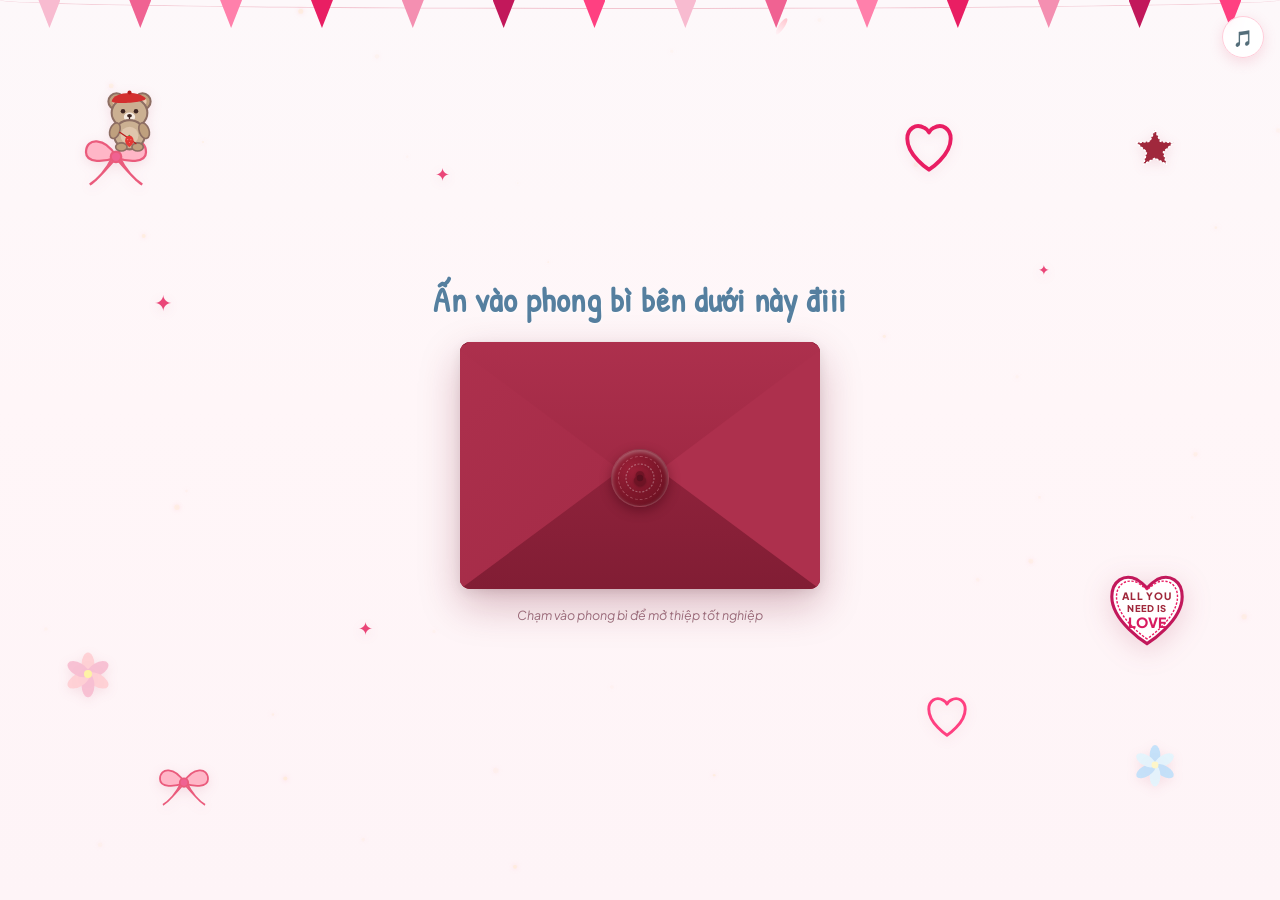
<file: index.html>
<!DOCTYPE html>
<html lang="vi">

<head>
  <meta charset="UTF-8">
  <meta name="viewport" content="width=device-width, initial-scale=1.0, maximum-scale=5.0, viewport-fit=cover">
  <title>Thiệp Mời Lễ Tốt Nghiệp - Nguyễn Gia Vy 🎓</title>

  <!-- Primary Meta Tags for Social Sharing -->
  <meta name="title" content="Thiệp Mời Lễ Tốt Nghiệp - Nguyễn Gia Vy 🎓">
  <meta name="description"
    content="Thương mời bạn đến chung vui ngày lễ tốt nghiệp cùng Nguyễn Gia Vy tại Trường ĐH Công Nghiệp TP.HCM!">
  <meta name="theme-color" content="#fff5f7">
  <meta name="apple-mobile-web-app-capable" content="yes">
  <meta name="apple-mobile-web-app-status-bar-style" content="black-translucent">

  <!-- Google Fonts: Patrick Hand, Mali, Itim, Plus Jakarta Sans, Alex Brush -->
  <link rel="preconnect" href="https://fonts.googleapis.com">
  <link rel="preconnect" href="https://fonts.gstatic.com" crossorigin>
  <link
    href="https://fonts.googleapis.com/css2?family=Patrick+Hand&family=Mali:wght@600;700&family=Itim&family=Alex+Brush&family=Cormorant+Garamond:ital,wght@0,600;0,700;1,400&family=Plus+Jakarta+Sans:wght@400;500;600;700&display=swap"
    rel="stylesheet">

  <!-- Stylesheet -->
  <link rel="stylesheet" href="style.css">
</head>

<body>

  <!-- Fullscreen Canvas for Floating Sparkles & Soft Petals -->
  <canvas id="petalCanvas"></canvas>

  <!-- Top Party Bunting Garland (Dây cờ tam giác hồng) -->
  <div class="bunting-garland" aria-hidden="true">
    <div class="bunting-flag flag-1"></div>
    <div class="bunting-flag flag-2"></div>
    <div class="bunting-flag flag-3"></div>
    <div class="bunting-flag flag-4"></div>
    <div class="bunting-flag flag-5"></div>
    <div class="bunting-flag flag-6"></div>
    <div class="bunting-flag flag-7"></div>
    <div class="bunting-flag flag-8"></div>
    <div class="bunting-flag flag-9"></div>
    <div class="bunting-flag flag-10"></div>
    <div class="bunting-flag flag-11"></div>
    <div class="bunting-flag flag-12"></div>
    <div class="bunting-flag flag-13"></div>
    <div class="bunting-flag flag-14"></div>
  </div>

  <!-- Aesthetic Stickers Background Layer -->
  <div class="aesthetic-stickers-layer" aria-hidden="true">

    <!-- Top-Left: Cute Teddy Bear with Red Beret & Strawberry Bag sitting on a Ribbon -->
    <div class="sticker sticker-bear-group">
      <!-- Pink Ribbon Under Bear -->
      <svg class="sticker-ribbon-bow" viewBox="0 0 100 80" fill="none">
        <path d="M 50 40 C 35 15 10 15 10 35 C 10 50 35 48 50 42 C 65 48 90 50 90 35 C 90 15 65 15 50 40 Z"
          fill="#ffb6c7" stroke="#ea5b7c" stroke-width="3" stroke-linejoin="round" />
        <path d="M 45 42 C 38 58 25 72 15 78 C 22 75 35 60 48 45" fill="#ffb6c7" stroke="#ea5b7c" stroke-width="3" />
        <path d="M 55 42 C 62 58 75 72 85 78 C 78 75 65 60 52 45" fill="#ffb6c7" stroke="#ea5b7c" stroke-width="3" />
        <circle cx="50" cy="41" r="7" fill="#f06292" stroke="#ea5b7c" stroke-width="3" />
      </svg>
      <!-- Teddy Bear -->
      <svg class="sticker-teddy" viewBox="0 0 80 90" fill="none">
        <!-- Ears -->
        <circle cx="24" cy="24" r="10" fill="#bfa07e" stroke="#8d6e63" stroke-width="2.5" />
        <circle cx="24" cy="24" r="5" fill="#e8c9b0" />
        <circle cx="56" cy="24" r="10" fill="#bfa07e" stroke="#8d6e63" stroke-width="2.5" />
        <circle cx="56" cy="24" r="5" fill="#e8c9b0" />
        <!-- Head -->
        <ellipse cx="40" cy="38" rx="22" ry="19" fill="#cbb092" stroke="#8d6e63" stroke-width="2.5" />
        <!-- Red Beret Hat -->
        <path d="M 18 24 C 20 12 50 10 60 20 C 62 25 22 28 18 24 Z" fill="#d32f2f" />
        <circle cx="40" cy="13" r="2.5" fill="#b71c1c" />
        <!-- Eyes & Snout -->
        <circle cx="32" cy="36" r="2.8" fill="#3e2723" />
        <circle cx="48" cy="36" r="2.8" fill="#3e2723" />
        <ellipse cx="40" cy="43" rx="7" ry="5.5" fill="#f5ebe1" />
        <ellipse cx="40" cy="41.5" rx="3" ry="2" fill="#3e2723" />
        <path d="M 40 43.5 V 46" stroke="#3e2723" stroke-width="1.5" stroke-linecap="round" />
        <!-- Body -->
        <ellipse cx="40" cy="65" rx="19" ry="18" fill="#cbb092" stroke="#8d6e63" stroke-width="2.5" />
        <ellipse cx="40" cy="66" rx="11" ry="11" fill="#dfc6ad" />
        <!-- Paws -->
        <ellipse cx="22" cy="60" rx="6" ry="10" fill="#bfa07e" stroke="#8d6e63" stroke-width="2"
          transform="rotate(20 22 60)" />
        <ellipse cx="58" cy="60" rx="6" ry="10" fill="#bfa07e" stroke="#8d6e63" stroke-width="2"
          transform="rotate(-20 58 60)" />
        <ellipse cx="30" cy="80" rx="7" ry="5" fill="#bfa07e" stroke="#8d6e63" stroke-width="2" />
        <ellipse cx="50" cy="80" rx="7" ry="5" fill="#bfa07e" stroke="#8d6e63" stroke-width="2" />
        <!-- Strawberry Bag -->
        <path d="M 28 62 Q 40 70 48 76" stroke="#b71c1c" stroke-width="1.5" stroke-linecap="round" />
        <g transform="translate(32, 64) scale(0.65)">
          <path d="M 12 3 C 8 3 4 7 4 13 C 4 20 12 25 12 25 C 12 25 20 20 20 13 C 20 7 16 3 12 3 Z" fill="#e53935" />
          <path d="M 12 1 L 10 4 L 14 4 Z" fill="#43a047" />
          <circle cx="9" cy="11" r="0.9" fill="#fff" opacity="0.8" />
          <circle cx="15" cy="11" r="0.9" fill="#fff" opacity="0.8" />
          <circle cx="12" cy="16" r="0.9" fill="#fff" opacity="0.8" />
        </g>
      </svg>
    </div>

    <!-- Top-Right: Hand-drawn Pink Heart & Stitched Red Star -->
    <div class="sticker sticker-heart-top">
      <svg viewBox="0 0 80 80" width="62" height="62" fill="none">
        <path
          d="M 40 68 C 40 68 12 50 12 28 C 12 15 23 8 34 14 C 38 16 40 20 40 20 C 40 20 42 16 46 14 C 57 8 68 15 68 28 C 68 50 40 68 40 68 Z"
          stroke="#e91e63" stroke-width="5" stroke-linecap="round" stroke-linejoin="round" />
      </svg>
    </div>

    <div class="sticker sticker-star-red">
      <svg viewBox="0 0 60 60" width="46" height="46" fill="none">
        <path d="M 30 5 L 37 20 L 54 22 L 41 34 L 45 50 L 30 42 L 15 50 L 19 34 L 6 22 L 23 20 Z" fill="#a0283c"
          stroke="#ffffff" stroke-width="2" stroke-dasharray="3,2" stroke-linejoin="round" />
      </svg>
    </div>

    <!-- Middle Sparkle Stars -->
    <div class="sticker sparkle-star sp-1">✦</div>
    <div class="sticker sparkle-star sp-2">✦</div>
    <div class="sticker sparkle-star sp-3">✦</div>
    <div class="sticker sparkle-star sp-4">✦</div>

    <!-- Bottom-Right: "ALL YOU NEED IS LOVE" Vintage Badge & Heart -->
    <div class="sticker sticker-love-badge">
      <svg viewBox="0 0 110 110" width="86" height="86" fill="none">
        <!-- Heart Base with stitched border -->
        <path
          d="M 55 98 C 55 98 10 70 10 38 C 10 18 26 8 42 16 C 49 20 55 27 55 27 C 55 27 61 20 68 16 C 84 8 100 18 100 38 C 100 70 55 98 55 98 Z"
          fill="#ffffff" stroke="#c2185b" stroke-width="4" />
        <path
          d="M 55 92 C 55 92 16 66 16 38 C 16 22 29 14 43 20 C 49 24 55 29 55 29 C 55 29 61 24 67 20 C 81 14 94 22 94 38 C 94 66 55 92 55 92 Z"
          stroke="#e91e63" stroke-width="1.8" stroke-dasharray="3,2" />
        <!-- Groovy Text -->
        <text x="55" y="42" font-family="'Plus Jakarta Sans', sans-serif" font-weight="800" font-size="13"
          fill="#a0283c" text-anchor="middle" letter-spacing="1">ALL YOU</text>
        <text x="55" y="58" font-family="'Plus Jakarta Sans', sans-serif" font-weight="800" font-size="12"
          fill="#a0283c" text-anchor="middle" letter-spacing="0.5">NEED IS</text>
        <text x="55" y="78" font-family="'Plus Jakarta Sans', sans-serif" font-weight="900" font-size="18"
          fill="#d81b60" text-anchor="middle">LOVE</text>
      </svg>
    </div>

    <div class="sticker sticker-heart-bottom">
      <svg viewBox="0 0 80 80" width="52" height="52" fill="none">
        <path
          d="M 40 68 C 40 68 12 50 12 28 C 12 15 23 8 34 14 C 38 16 40 20 40 20 C 40 20 42 16 46 14 C 57 8 68 15 68 28 C 68 50 40 68 40 68 Z"
          stroke="#ff4081" stroke-width="4.5" stroke-linecap="round" stroke-linejoin="round" />
      </svg>
    </div>

    <!-- Soft Pastel Flowers (Lilies) -->
    <div class="sticker sticker-flower-pink">
      <svg viewBox="0 0 60 60" width="48" height="48" fill="none">
        <g opacity="0.88">
          <ellipse cx="30" cy="18" rx="8" ry="15" fill="#ffcdd2" transform="rotate(0 30 18)" />
          <ellipse cx="42" cy="24" rx="8" ry="15" fill="#f8bbd0" transform="rotate(60 42 24)" />
          <ellipse cx="42" cy="38" rx="8" ry="15" fill="#ffcdd2" transform="rotate(120 42 38)" />
          <ellipse cx="30" cy="44" rx="8" ry="15" fill="#f8bbd0" transform="rotate(180 30 44)" />
          <ellipse cx="18" cy="38" rx="8" ry="15" fill="#ffcdd2" transform="rotate(240 18 38)" />
          <ellipse cx="18" cy="24" rx="8" ry="15" fill="#f8bbd0" transform="rotate(300 18 24)" />
          <circle cx="30" cy="30" r="5" fill="#fff59d" />
        </g>
      </svg>
    </div>

    <div class="sticker sticker-flower-blue">
      <svg viewBox="0 0 60 60" width="46" height="46" fill="none">
        <g opacity="0.85">
          <ellipse cx="30" cy="18" rx="7" ry="14" fill="#bbdefb" transform="rotate(0 30 18)" />
          <ellipse cx="42" cy="24" rx="7" ry="14" fill="#e1f5fe" transform="rotate(60 42 24)" />
          <ellipse cx="42" cy="38" rx="7" ry="14" fill="#bbdefb" transform="rotate(120 42 38)" />
          <ellipse cx="30" cy="44" rx="7" ry="14" fill="#e1f5fe" transform="rotate(180 30 44)" />
          <ellipse cx="18" cy="38" rx="7" ry="14" fill="#bbdefb" transform="rotate(240 18 38)" />
          <ellipse cx="18" cy="24" rx="7" ry="14" fill="#e1f5fe" transform="rotate(300 18 24)" />
          <circle cx="30" cy="30" r="4.5" fill="#fff9c4" />
        </g>
      </svg>
    </div>

    <!-- Bottom-Left Pink Ribbon Bow -->
    <div class="sticker sticker-bow-bottom">
      <svg viewBox="0 0 100 80" width="60" height="48" fill="none">
        <path d="M 50 40 C 35 15 10 15 10 35 C 10 50 35 48 50 42 C 65 48 90 50 90 35 C 90 15 65 15 50 40 Z"
          fill="#ffb6c7" stroke="#ea5b7c" stroke-width="3" stroke-linejoin="round" />
        <path d="M 45 42 C 38 58 25 72 15 78 C 22 75 35 60 48 45" fill="#ffb6c7" stroke="#ea5b7c" stroke-width="3" />
        <path d="M 55 42 C 62 58 75 72 85 78 C 78 75 65 60 52 45" fill="#ffb6c7" stroke="#ea5b7c" stroke-width="3" />
        <circle cx="50" cy="41" r="7" fill="#f06292" stroke="#ea5b7c" stroke-width="3" />
      </svg>
    </div>
  </div>

  <!-- Central Screen: Realistic Burgundy Envelope with Wax Seal -->
  <main class="intro-screen">

    <!-- Playful Handwritten Prompt -->
    <p class="envelope-handwritten-prompt" id="envelopePrompt">Ấn vào phong bì bên dưới này điii</p>

    <!-- The 3D Tactile Envelope Container -->
    <div class="envelope-interactive" id="envelopeInteractive" role="button" tabindex="0"
      aria-label="Mở phong bì thiệp">

      <!-- Personalized Nametag Ribbon on Envelope -->
      <div class="envelope-nametag" id="envelopeNametag" style="display: none;"></div>

      <!-- Envelope Body -->
      <div class="envelope-container" id="envelopeContainer">

        <!-- Back of Envelope -->
        <div class="envelope-back"></div>

        <!-- The Card inside that peeks out -->
        <div class="envelope-letter" id="envelopeLetter">
          <img src="5.png" alt="Thiệp Mời" class="letter-preview-img">
        </div>

        <!-- Left & Right Folded Flaps -->
        <div class="envelope-pocket"></div>

        <!-- Top Triangular Flap that folds open -->
        <div class="envelope-flap-top" id="envelopeFlapTop"></div>

        <!-- Wax Seal (Con dấu sáp đỏ niêm phong) -->
        <div class="wax-seal" id="waxSeal">
          <div class="seal-texture">
            <!-- Embossed Floral Emblem on the wax -->
            <svg viewBox="0 0 32 32" class="seal-flower-icon" fill="none">
              <circle cx="16" cy="16" r="14" stroke="rgba(255,255,255,0.3)" stroke-width="1.2"
                stroke-dasharray="2,1.5" />
              <!-- Rose/Poppy flower embossed in wax -->
              <path
                d="M 16 9 C 13 9 11 12 12 15 C 10 16 9 19 11 21 C 12 23 15 24 16 24 C 17 24 20 23 21 21 C 23 19 22 16 20 15 C 21 12 19 9 16 9 Z"
                fill="#6e1425" opacity="0.9" />
              <circle cx="16" cy="16" r="3.2" fill="#580f1e" />
            </svg>
          </div>
          <div class="seal-shadow"></div>
        </div>

      </div>

    </div>

    <!-- Small gentle hint -->
    <p class="touch-hint">Chạm vào phong bì để mở thiệp tốt nghiệp</p>
  </main>

  <!-- Fullscreen Modal / Multi-Page Invitation (Mobile Optimized) -->
  <section class="modal-invitation" id="invitationModal" aria-hidden="true">
    <div class="modal-backdrop" id="modalBackdrop"></div>
    <div class="modal-container">

      <!-- Navigation Tabs (Thiệp Mời & Sơ Đồ) -->
      <div class="modal-nav">
        <button class="nav-tab active" data-tab="tab-invite">💌 Thiệp Mời</button>
        <button class="nav-tab" data-tab="tab-map">🗺️ Sơ Đồ & Chỉ Đường</button>
        <button class="btn-close-modal" id="closeModalBtn" aria-label="Đóng">&times;</button>
      </div>

      <!-- Scrollable Content Area -->
      <div class="modal-scroll-area">

        <!-- Tab 1: Invitation Card (1.png / 2.png / 3.png) -->
        <div class="tab-pane active" id="tab-invite">
          <!-- Personalized Greeting Badge -->
          <div class="modal-guest-badge" id="modalGuestBadge" style="display: none;"></div>

          <!-- Time Slot Selector -->
          <div class="time-selector">
            <span class="selector-label">Chọn khung giờ dự lễ:</span>
            <div class="time-pills">
              <button class="time-pill active" data-img="1.png">09:30</button>
              <button class="time-pill" data-img="2.png">10:00</button>
              <button class="time-pill" data-img="3.png">10:30</button>
            </div>
          </div>

          <!-- Invitation Card Image with tap hint -->
          <div class="invitation-image-wrap">
            <img src="1.png" alt="Thiệp Mời Lễ Tốt Nghiệp Gia Vy" class="card-photo" id="invitePhoto">
          </div>
        </div>

        <!-- Tab 2: Map & Directions (4.png) -->
        <div class="tab-pane" id="tab-map">
          <div class="map-image-wrap">
            <img src="4.png" alt="Sơ đồ tòa nhà Đại học Công nghiệp TPHCM" class="card-photo">
          </div>

          <!-- Quick Action Buttons for Guests -->
          <div class="quick-contact-actions">
            <a href="tel:0941653262" class="action-link link-call">
              <span class="link-icon">📞</span>
              <span>Gọi cho Vy (0941 653 262)</span>
            </a>
            <a href="https://maps.google.com/?q=12+Nguyen+Van+Bao+Phuong+4+Go+Vap+Ho+Chi+Minh" target="_blank"
              rel="noopener noreferrer" class="action-link link-maps">
              <span class="link-icon">📍</span>
              <span>Mở Google Maps chỉ đường</span>
            </a>
          </div>
        </div>

      </div>

    </div>
  </section>

  <!-- Toast Notification Popup -->
  <div class="toast-popup" id="toastPopup">Đã sao chép link thiệp thành công! ✨</div>

  <!-- Floating Audio Button -->
  <div class="audio-toggle-btn" id="audioToggle" title="Bật/Tắt nhạc nền nhẹ">
    <span class="audio-symbol">🎵</span>
  </div>

  <!-- JavaScript -->
  <script src="script.js"></script>
</body>

</html>
</file>
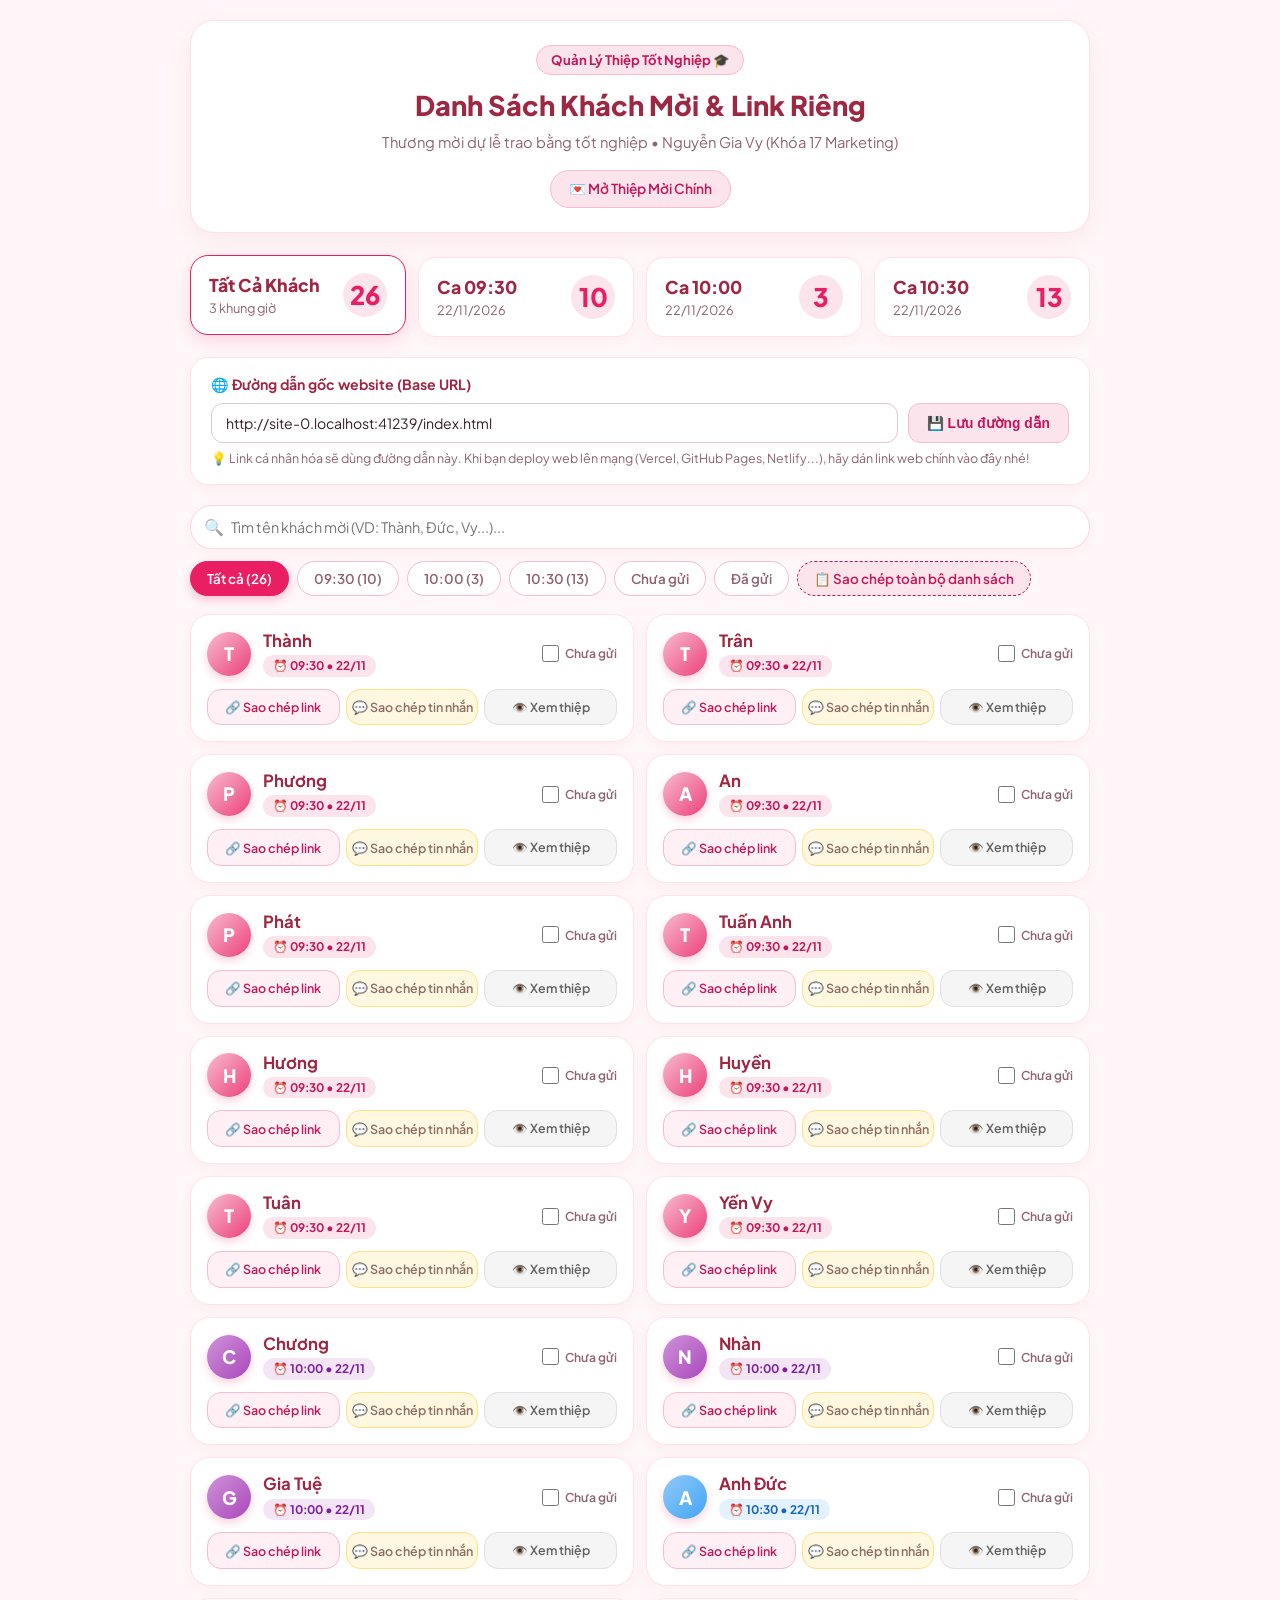
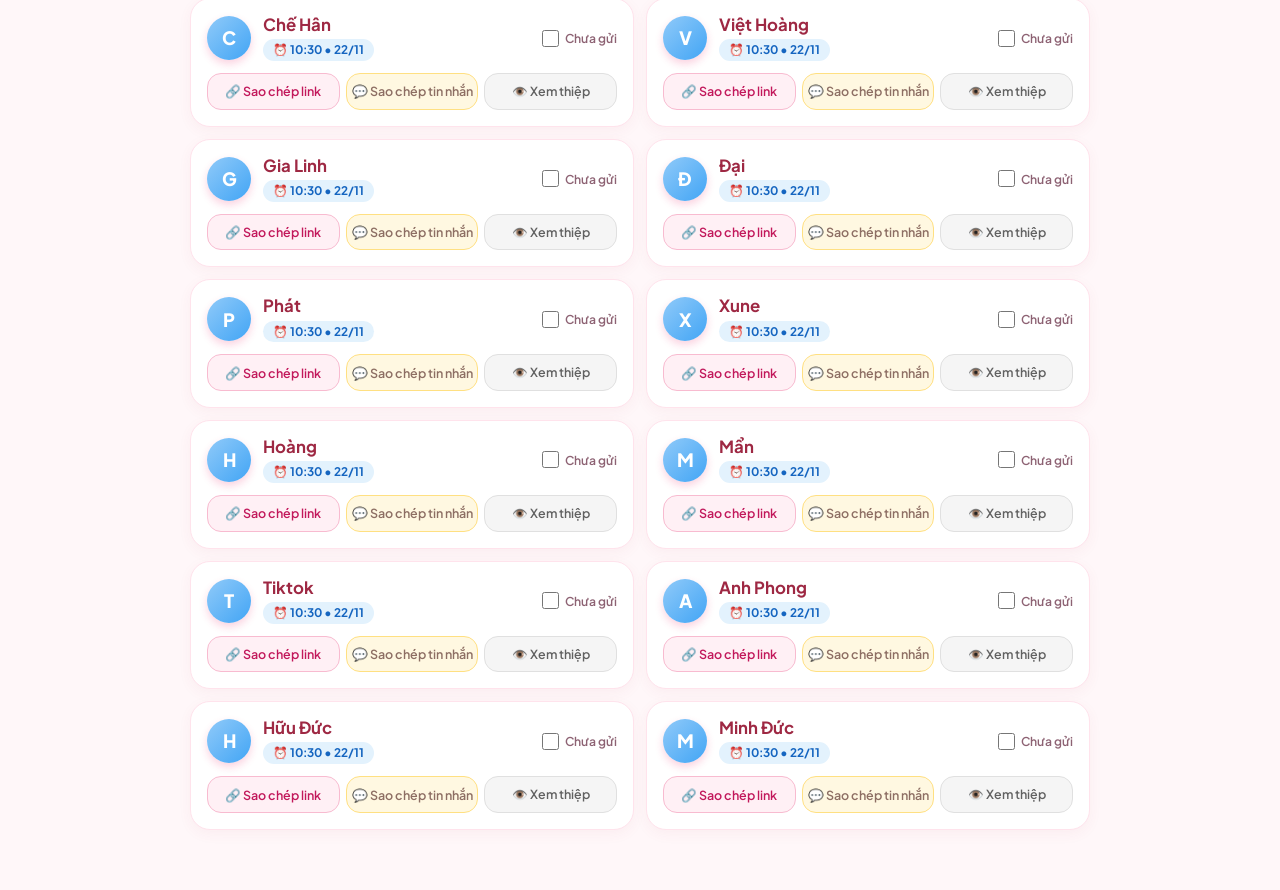
<file: danh-sach.html>
<!DOCTYPE html>
<html lang="vi">
<head>
  <meta charset="UTF-8">
  <meta name="viewport" content="width=device-width, initial-scale=1.0, maximum-scale=5.0">
  <title>Danh Sách Khách Mời & Link Thiệp - Nguyễn Gia Vy 🎓</title>
  
  <link rel="preconnect" href="https://fonts.googleapis.com">
  <link rel="preconnect" href="https://fonts.gstatic.com" crossorigin>
  <link href="https://fonts.googleapis.com/css2?family=Patrick+Hand&family=Plus+Jakarta+Sans:wght@400;500;600;700;800&display=swap" rel="stylesheet">
  
  <style>
    :root {
      --bg-cream: #fff7f9;
      --card-bg: #ffffff;
      --pink-primary: #e91e63;
      --pink-dark: #c2185b;
      --pink-soft: #fce4ec;
      --pink-border: #f8bbd0;
      --text-main: #331f28;
      --text-muted: #8d6273;
      --wine: #9e2843;
      --wine-light: #ad304d;
      --gold: #d4af37;
      --success: #2e7d32;
    }

    * {
      box-sizing: border-box;
      margin: 0;
      padding: 0;
    }

    body {
      font-family: 'Plus Jakarta Sans', -apple-system, BlinkMacSystemFont, sans-serif;
      background: var(--bg-cream);
      color: var(--text-main);
      padding: 20px 14px 60px;
      line-height: 1.5;
    }

    .container {
      max-width: 900px;
      margin: 0 auto;
    }

    /* Header */
    .header {
      text-align: center;
      margin-bottom: 24px;
      padding: 24px 16px;
      background: #ffffff;
      border-radius: 24px;
      box-shadow: 0 8px 24px rgba(180, 50, 80, 0.08);
      border: 1.5px solid #ffe0ec;
      position: relative;
    }

    .top-badge {
      display: inline-block;
      background: var(--pink-soft);
      color: var(--pink-dark);
      font-size: 0.82rem;
      font-weight: 700;
      padding: 4px 14px;
      border-radius: 20px;
      margin-bottom: 10px;
      border: 1px solid var(--pink-border);
    }

    h1 {
      font-size: 1.7rem;
      font-weight: 800;
      color: var(--wine);
      margin-bottom: 6px;
    }

    .subtitle {
      font-size: 0.92rem;
      color: var(--text-muted);
      margin-bottom: 16px;
    }

    .btn-back-home {
      display: inline-flex;
      align-items: center;
      gap: 6px;
      padding: 8px 18px;
      background: var(--pink-soft);
      color: var(--pink-dark);
      text-decoration: none;
      border-radius: 20px;
      font-weight: 600;
      font-size: 0.86rem;
      transition: all 0.2s ease;
      border: 1px solid var(--pink-border);
    }

    .btn-back-home:hover {
      background: var(--pink-primary);
      color: #ffffff;
      transform: translateY(-1px);
    }

    /* Stats Row */
    .stats-grid {
      display: grid;
      grid-template-columns: repeat(auto-fit, minmax(190px, 1fr));
      gap: 12px;
      margin-bottom: 20px;
    }

    .stat-card {
      background: #ffffff;
      padding: 16px 18px;
      border-radius: 18px;
      border: 1.5px solid #ffe3ec;
      box-shadow: 0 4px 14px rgba(180, 50, 80, 0.05);
      cursor: pointer;
      transition: all 0.2s ease;
      display: flex;
      align-items: center;
      justify-content: space-between;
    }

    .stat-card:hover, .stat-card.active {
      border-color: var(--pink-primary);
      transform: translateY(-2px);
      box-shadow: 0 6px 18px rgba(233, 30, 99, 0.15);
    }

    .stat-info h3 {
      font-size: 1.1rem;
      font-weight: 800;
      color: var(--wine);
    }

    .stat-info p {
      font-size: 0.8rem;
      color: var(--text-muted);
    }

    .stat-num {
      font-size: 1.6rem;
      font-weight: 800;
      color: var(--pink-primary);
      background: var(--pink-soft);
      width: 44px;
      height: 44px;
      border-radius: 50%;
      display: flex;
      align-items: center;
      justify-content: center;
    }

    /* Base URL Config Box */
    .config-box {
      background: #ffffff;
      border-radius: 18px;
      padding: 16px 20px;
      margin-bottom: 20px;
      border: 1.5px solid #ffe3ec;
      box-shadow: 0 4px 14px rgba(180, 50, 80, 0.05);
    }

    .config-title {
      font-size: 0.88rem;
      font-weight: 700;
      color: var(--wine);
      margin-bottom: 8px;
      display: flex;
      align-items: center;
      gap: 6px;
    }

    .config-row {
      display: flex;
      gap: 10px;
      flex-wrap: wrap;
    }

    .base-url-input {
      flex: 1;
      min-width: 260px;
      padding: 10px 14px;
      border-radius: 12px;
      border: 1.5px solid #e0c8d1;
      font-family: inherit;
      font-size: 0.88rem;
      color: var(--text-main);
      outline: none;
      transition: border-color 0.2s ease;
    }

    .base-url-input:focus {
      border-color: var(--pink-primary);
    }

    .btn-config-save {
      padding: 10px 18px;
      background: var(--pink-soft);
      color: var(--pink-dark);
      border: 1px solid var(--pink-border);
      border-radius: 12px;
      font-weight: 600;
      font-size: 0.86rem;
      cursor: pointer;
      transition: all 0.2s ease;
    }

    .btn-config-save:hover {
      background: var(--pink-primary);
      color: #ffffff;
    }

    .config-hint {
      font-size: 0.78rem;
      color: var(--text-muted);
      margin-top: 6px;
    }

    /* Filter & Search Toolbar */
    .toolbar {
      display: flex;
      gap: 12px;
      margin-bottom: 18px;
      flex-wrap: wrap;
      align-items: center;
      justify-content: space-between;
    }

    .search-wrap {
      flex: 1;
      min-width: 240px;
      position: relative;
    }

    .search-input {
      width: 100%;
      padding: 12px 16px 12px 40px;
      border-radius: 25px;
      border: 1.5px solid #ffd4e2;
      background: #ffffff;
      font-family: inherit;
      font-size: 0.9rem;
      color: var(--text-main);
      outline: none;
      box-shadow: 0 4px 12px rgba(180, 50, 80, 0.05);
      transition: all 0.2s ease;
    }

    .search-input:focus {
      border-color: var(--pink-primary);
      box-shadow: 0 4px 14px rgba(233, 30, 99, 0.15);
    }

    .search-icon {
      position: absolute;
      left: 14px;
      top: 50%;
      transform: translateY(-50%);
      font-size: 1rem;
      opacity: 0.6;
    }

    .filter-pills {
      display: flex;
      gap: 8px;
      flex-wrap: wrap;
    }

    .filter-btn {
      padding: 8px 16px;
      border-radius: 20px;
      border: 1px solid var(--pink-border);
      background: #ffffff;
      color: var(--text-muted);
      font-family: inherit;
      font-size: 0.84rem;
      font-weight: 600;
      cursor: pointer;
      transition: all 0.2s ease;
    }

    .filter-btn:hover, .filter-btn.active {
      background: var(--pink-primary);
      color: #ffffff;
      border-color: var(--pink-primary);
      box-shadow: 0 4px 10px rgba(233, 30, 99, 0.25);
    }

    .btn-export-all {
      padding: 8px 16px;
      border-radius: 20px;
      border: 1px dashed var(--pink-dark);
      background: var(--pink-soft);
      color: var(--pink-dark);
      font-family: inherit;
      font-size: 0.84rem;
      font-weight: 600;
      cursor: pointer;
      transition: all 0.2s ease;
    }

    .btn-export-all:hover {
      background: var(--pink-dark);
      color: #ffffff;
    }

    /* Guest List Container */
    .guest-list {
      display: grid;
      grid-template-columns: 1fr;
      gap: 12px;
    }

    @media (min-width: 640px) {
      .guest-list {
        grid-template-columns: repeat(2, 1fr);
      }
    }

    .guest-card {
      background: #ffffff;
      border-radius: 20px;
      padding: 16px;
      border: 1.5px solid #ffe3ec;
      box-shadow: 0 4px 14px rgba(180, 50, 80, 0.05);
      transition: transform 0.2s ease, box-shadow 0.2s ease, border-color 0.2s ease;
      display: flex;
      flex-direction: column;
      gap: 12px;
    }

    .guest-card:hover {
      transform: translateY(-2px);
      box-shadow: 0 8px 20px rgba(180, 50, 80, 0.12);
      border-color: #f8bbd0;
    }

    .guest-card.sent {
      background: #fdfafb;
      border-color: #e8d0d8;
    }

    .card-top {
      display: flex;
      align-items: center;
      justify-content: space-between;
      gap: 12px;
    }

    .user-info {
      display: flex;
      align-items: center;
      gap: 12px;
    }

    .avatar-circle {
      width: 44px;
      height: 44px;
      border-radius: 50%;
      background: linear-gradient(135deg, #f8bbd0 0%, #f48fb1 100%);
      color: #ffffff;
      font-weight: 800;
      font-size: 1.15rem;
      display: flex;
      align-items: center;
      justify-content: center;
      flex-shrink: 0;
      box-shadow: 0 4px 8px rgba(233, 30, 99, 0.2);
    }

    .slot-0930 .avatar-circle {
      background: linear-gradient(135deg, #f8bbd0 0%, #ec407a 100%);
    }

    .slot-1000 .avatar-circle {
      background: linear-gradient(135deg, #ce93d8 0%, #ab47bc 100%);
    }

    .slot-1030 .avatar-circle {
      background: linear-gradient(135deg, #90caf9 0%, #42a5f5 100%);
    }

    .name-block h4 {
      font-size: 1.05rem;
      font-weight: 700;
      color: var(--wine);
      line-height: 1.2;
    }

    .time-badge {
      display: inline-block;
      font-size: 0.74rem;
      font-weight: 700;
      padding: 2px 10px;
      border-radius: 12px;
      margin-top: 4px;
    }

    .slot-0930 .time-badge {
      background: #fce4ec;
      color: #c2185b;
    }

    .slot-1000 .time-badge {
      background: #f3e5f5;
      color: #7b1fa2;
    }

    .slot-1030 .time-badge {
      background: #e3f2fd;
      color: #1565c0;
    }

    /* Status checkbox */
    .status-check {
      display: flex;
      align-items: center;
      gap: 6px;
      font-size: 0.76rem;
      font-weight: 600;
      color: var(--text-muted);
      cursor: pointer;
      user-select: none;
    }

    .status-check input[type="checkbox"] {
      width: 17px;
      height: 17px;
      accent-color: var(--pink-primary);
      cursor: pointer;
    }

    .status-check.is-sent {
      color: var(--success);
    }

    /* Action Buttons Row */
    .card-actions {
      display: flex;
      gap: 6px;
      flex-wrap: wrap;
    }

    .btn-action {
      flex: 1;
      min-width: 100px;
      display: inline-flex;
      align-items: center;
      justify-content: center;
      gap: 5px;
      padding: 8px 10px;
      border-radius: 14px;
      font-size: 0.78rem;
      font-weight: 600;
      font-family: inherit;
      text-decoration: none;
      cursor: pointer;
      transition: all 0.2s ease;
      border: 1px solid transparent;
      white-space: nowrap;
    }

    .btn-copy-link {
      background: #fff0f5;
      color: var(--pink-dark);
      border-color: var(--pink-border);
    }

    .btn-copy-link:hover {
      background: var(--pink-primary);
      color: #ffffff;
      border-color: var(--pink-primary);
    }

    .btn-copy-msg {
      background: #fff8e1;
      color: #8d6e63;
      border-color: #ffe082;
    }

    .btn-copy-msg:hover {
      background: #ffa000;
      color: #ffffff;
      border-color: #ffa000;
    }

    .btn-preview {
      background: #f5f5f5;
      color: #616161;
      border-color: #e0e0e0;
    }

    .btn-preview:hover {
      background: #424242;
      color: #ffffff;
    }

    /* Toast Notification */
    .toast-box {
      position: fixed;
      bottom: 24px;
      left: 50%;
      transform: translateX(-50%) translateY(100px);
      background: rgba(35, 15, 22, 0.94);
      color: #ffffff;
      padding: 12px 24px;
      border-radius: 25px;
      font-size: 0.88rem;
      font-weight: 600;
      box-shadow: 0 10px 30px rgba(0, 0, 0, 0.35);
      z-index: 9999;
      pointer-events: none;
      opacity: 0;
      transition: transform 0.35s cubic-bezier(0.19, 1, 0.22, 1), opacity 0.3s ease;
      backdrop-filter: blur(8px);
      text-align: center;
    }

    .toast-box.show {
      transform: translateX(-50%) translateY(0);
      opacity: 1;
    }

    .empty-state {
      text-align: center;
      padding: 40px 20px;
      color: var(--text-muted);
      grid-column: 1 / -1;
    }
  </style>
</head>
<body>

  <div class="container">
    
    <!-- Top Header -->
    <header class="header">
      <span class="top-badge">Quản Lý Thiệp Tốt Nghiệp 🎓</span>
      <h1>Danh Sách Khách Mời & Link Riêng</h1>
      <p class="subtitle">Thương mời dự lễ trao bằng tốt nghiệp • Nguyễn Gia Vy (Khóa 17 Marketing)</p>
      <a href="index.html" class="btn-back-home">💌 Mở Thiệp Mời Chính</a>
    </header>

    <!-- Stats summary grid -->
    <section class="stats-grid">
      <div class="stat-card active" data-filter="all">
        <div class="stat-info">
          <h3>Tất Cả Khách</h3>
          <p>3 khung giờ</p>
        </div>
        <div class="stat-num" id="totalCount">26</div>
      </div>

      <div class="stat-card" data-filter="09:30">
        <div class="stat-info">
          <h3>Ca 09:30</h3>
          <p>22/11/2026</p>
        </div>
        <div class="stat-num" id="count0930">10</div>
      </div>

      <div class="stat-card" data-filter="10:00">
        <div class="stat-info">
          <h3>Ca 10:00</h3>
          <p>22/11/2026</p>
        </div>
        <div class="stat-num" id="count1000">3</div>
      </div>

      <div class="stat-card" data-filter="10:30">
        <div class="stat-info">
          <h3>Ca 10:30</h3>
          <p>22/11/2026</p>
        </div>
        <div class="stat-num" id="count1030">13</div>
      </div>
    </section>

    <!-- Base URL Config Box -->
    <div class="config-box">
      <div class="config-title">🌐 Đường dẫn gốc website (Base URL)</div>
      <div class="config-row">
        <input type="text" id="baseUrlInput" class="base-url-input" placeholder="Ví dụ: https://thieptotnghiep-giavy.vercel.app/index.html">
        <button class="btn-config-save" id="btnSaveBaseUrl">💾 Lưu đường dẫn</button>
      </div>
      <p class="config-hint">💡 Link cá nhân hóa sẽ dùng đường dẫn này. Khi bạn deploy web lên mạng (Vercel, GitHub Pages, Netlify...), hãy dán link web chính vào đây nhé!</p>
    </div>

    <!-- Search & Filters Toolbar -->
    <div class="toolbar">
      <div class="search-wrap">
        <span class="search-icon">🔍</span>
        <input type="text" id="searchInput" class="search-input" placeholder="Tìm tên khách mời (VD: Thành, Đức, Vy...)...">
      </div>

      <div class="filter-pills">
        <button class="filter-btn active" data-filter="all">Tất cả (26)</button>
        <button class="filter-btn" data-filter="09:30">09:30 (10)</button>
        <button class="filter-btn" data-filter="10:00">10:00 (3)</button>
        <button class="filter-btn" data-filter="10:30">10:30 (13)</button>
        <button class="filter-btn" data-filter="unsent">Chưa gửi</button>
        <button class="filter-btn" data-filter="sent">Đã gửi</button>
        <button class="btn-export-all" id="btnExportAll">📋 Sao chép toàn bộ danh sách</button>
      </div>
    </div>

    <!-- Guest Cards Grid -->
    <div class="guest-list" id="guestListContainer">
      <!-- Injected by JavaScript -->
    </div>

  </div>

  <!-- Toast Notification Popup -->
  <div class="toast-box" id="toastBox">Đã sao chép link! ✨</div>

  <script>
    // 26 guests organized by time slots
    const GUESTS = [
      // 09:30 (10 bạn)
      { id: 1, name: 'Thành', time: '09:30', slotClass: 'slot-0930' },
      { id: 2, name: 'Trân', time: '09:30', slotClass: 'slot-0930' },
      { id: 3, name: 'Phương', time: '09:30', slotClass: 'slot-0930' },
      { id: 4, name: 'An', time: '09:30', slotClass: 'slot-0930' },
      { id: 5, name: 'Phát', time: '09:30', slotClass: 'slot-0930' },
      { id: 6, name: 'Tuấn Anh', time: '09:30', slotClass: 'slot-0930' },
      { id: 7, name: 'Hương', time: '09:30', slotClass: 'slot-0930' },
      { id: 8, name: 'Huyền', time: '09:30', slotClass: 'slot-0930' },
      { id: 9, name: 'Tuân', time: '09:30', slotClass: 'slot-0930' },
      { id: 10, name: 'Yến Vy', time: '09:30', slotClass: 'slot-0930' },

      // 10:00 (3 bạn)
      { id: 11, name: 'Chương', time: '10:00', slotClass: 'slot-1000' },
      { id: 12, name: 'Nhàn', time: '10:00', slotClass: 'slot-1000' },
      { id: 13, name: 'Gia Tuệ', time: '10:00', slotClass: 'slot-1000' },

      // 10:30 (13 bạn)
      { id: 14, name: 'Anh Đức', time: '10:30', slotClass: 'slot-1030' },
      { id: 15, name: 'Chế Hân', time: '10:30', slotClass: 'slot-1030' },
      { id: 16, name: 'Việt Hoàng', time: '10:30', slotClass: 'slot-1030' },
      { id: 17, name: 'Gia Linh', time: '10:30', slotClass: 'slot-1030' },
      { id: 18, name: 'Đại', time: '10:30', slotClass: 'slot-1030' },
      { id: 19, name: 'Phát', time: '10:30', slotClass: 'slot-1030' },
      { id: 20, name: 'Xune', time: '10:30', slotClass: 'slot-1030' },
      { id: 21, name: 'Hoàng', time: '10:30', slotClass: 'slot-1030' },
      { id: 22, name: 'Mẩn', time: '10:30', slotClass: 'slot-1030' },
      { id: 23, name: 'Tiktok', time: '10:30', slotClass: 'slot-1030' },
      { id: 24, name: 'Anh Phong', time: '10:30', slotClass: 'slot-1030' },
      { id: 25, name: 'Hữu Đức', time: '10:30', slotClass: 'slot-1030' },
      { id: 26, name: 'Minh Đức', time: '10:30', slotClass: 'slot-1030' }
    ];

    // LocalStorage keys
    const LS_BASE_URL = 'giavy_guest_base_url';
    const LS_SENT_STATUS = 'giavy_guest_sent_status';

    let currentFilter = 'all';
    let searchQuery = '';

    // Load or calculate Base URL
    function getBaseUrl() {
      const saved = localStorage.getItem(LS_BASE_URL);
      if (saved && saved.trim()) return saved.trim();

      // Detect current origin & folder
      const loc = window.location;
      const pathParts = loc.pathname.split('/');
      pathParts[pathParts.length - 1] = 'index.html';
      return loc.origin + pathParts.join('/');
    }

    function getSentStatus() {
      try {
        return JSON.parse(localStorage.getItem(LS_SENT_STATUS)) || {};
      } catch (e) {
        return {};
      }
    }

    function setGuestSent(id, isSent) {
      const status = getSentStatus();
      status[id] = isSent;
      localStorage.setItem(LS_SENT_STATUS, JSON.stringify(status));
    }

    function generateGuestLink(guest) {
      const base = getBaseUrl();
      const sep = base.includes('?') ? '&' : '?';
      return `${base}${sep}to=${encodeURIComponent(guest.name)}&time=${encodeURIComponent(guest.time)}`;
    }

    function generateGuestMessage(guest) {
      const link = generateGuestLink(guest);
      return `Thương mời ${guest.name} đến chung vui lễ tốt nghiệp cùng Gia Vy nha! 🎓✨\n\n⏰ Khung giờ dự lễ: ${guest.time} ngày 22/11/2026\n📍 Địa điểm: Trường ĐH Công Nghiệp TP.HCM (12 Nguyễn Văn Bảo, Gò Vấp)\n\nVy có gửi thiệp mời riêng cho ${guest.name} ở đây nè:\n👉 ${link}\n\nThương mời ${guest.name} ghé chụp ảnh kỷ niệm cùng Vy nhóoo! 💌🌸`;
    }

    function showToast(text) {
      const toast = document.getElementById('toastBox');
      toast.textContent = text;
      toast.classList.add('show');
      setTimeout(() => {
        toast.classList.remove('show');
      }, 2400);
    }

    function renderGuests() {
      const container = document.getElementById('guestListContainer');
      const sentStatus = getSentStatus();
      
      const filtered = GUESTS.filter(guest => {
        // Time / Sent filter
        if (currentFilter === '09:30' && guest.time !== '09:30') return false;
        if (currentFilter === '10:00' && guest.time !== '10:00') return false;
        if (currentFilter === '10:30' && guest.time !== '10:30') return false;
        if (currentFilter === 'sent' && !sentStatus[guest.id]) return false;
        if (currentFilter === 'unsent' && sentStatus[guest.id]) return false;

        // Search query
        if (searchQuery) {
          const q = searchQuery.toLowerCase();
          const matchName = guest.name.toLowerCase().includes(q);
          const matchTime = guest.time.includes(q);
          if (!matchName && !matchTime) return false;
        }

        return true;
      });

      if (filtered.length === 0) {
        container.innerHTML = `<div class="empty-state">🌸 Không tìm thấy khách mời nào phù hợp với bộ lọc.</div>`;
        return;
      }

      container.innerHTML = filtered.map(guest => {
        const isSent = !!sentStatus[guest.id];
        const link = generateGuestLink(guest);
        const initial = guest.name.trim().charAt(0).toUpperCase();

        return `
          <div class="guest-card ${guest.slotClass} ${isSent ? 'sent' : ''}" data-id="${guest.id}">
            <div class="card-top">
              <div class="user-info">
                <div class="avatar-circle">${initial}</div>
                <div class="name-block">
                  <h4>${guest.name}</h4>
                  <span class="time-badge">⏰ ${guest.time} • 22/11</span>
                </div>
              </div>

              <label class="status-check ${isSent ? 'is-sent' : ''}">
                <input type="checkbox" ${isSent ? 'checked' : ''} onchange="toggleSent(${guest.id}, this.checked)">
                <span>${isSent ? 'Đã gửi ✓' : 'Chưa gửi'}</span>
              </label>
            </div>

            <div class="card-actions">
              <button class="btn-action btn-copy-link" onclick="copyGuestLink(${guest.id})">
                <span>🔗 Sao chép link</span>
              </button>
              <button class="btn-action btn-copy-msg" onclick="copyGuestMsg(${guest.id})">
                <span>💬 Sao chép tin nhắn</span>
              </button>
              <a href="${link}" target="_blank" rel="noopener noreferrer" class="btn-action btn-preview">
                <span>👁️ Xem thiệp</span>
              </a>
            </div>
          </div>
        `;
      }).join('');
    }

    window.toggleSent = function(id, isChecked) {
      setGuestSent(id, isChecked);
      renderGuests();
      const guest = GUESTS.find(g => g.id === id);
      showToast(isChecked ? `Đã đánh dấu đã gửi thiệp cho ${guest.name} ✓` : `Đã bỏ đánh dấu ${guest.name}`);
    };

    window.copyGuestLink = function(id) {
      const guest = GUESTS.find(g => g.id === id);
      const link = generateGuestLink(guest);
      navigator.clipboard.writeText(link).then(() => {
        showToast(`Đã sao chép link thiệp cho ${guest.name}! ✨`);
      }).catch(() => {
        showToast(`Đã sao chép link thiệp! ✨`);
      });
    };

    window.copyGuestMsg = function(id) {
      const guest = GUESTS.find(g => g.id === id);
      const msg = generateGuestMessage(guest);
      navigator.clipboard.writeText(msg).then(() => {
        showToast(`Đã sao chép tin nhắn mời cho ${guest.name}! 💌`);
      }).catch(() => {
        showToast(`Đã sao chép tin nhắn! 💌`);
      });
    };

    // Filter clicks
    document.querySelectorAll('[data-filter]').forEach(el => {
      el.addEventListener('click', () => {
        const filterVal = el.getAttribute('data-filter');
        currentFilter = filterVal;

        document.querySelectorAll('.stat-card').forEach(c => c.classList.remove('active'));
        document.querySelectorAll('.filter-btn').forEach(b => b.classList.remove('active'));

        const matchStat = document.querySelector(`.stat-card[data-filter="${filterVal}"]`);
        if (matchStat) matchStat.classList.add('active');

        const matchBtn = document.querySelector(`.filter-btn[data-filter="${filterVal}"]`);
        if (matchBtn) matchBtn.classList.add('active');

        renderGuests();
      });
    });

    // Search input
    document.getElementById('searchInput').addEventListener('input', (e) => {
      searchQuery = e.target.value.trim();
      renderGuests();
    });

    // Base URL save
    const baseUrlInput = document.getElementById('baseUrlInput');
    baseUrlInput.value = getBaseUrl();

    document.getElementById('btnSaveBaseUrl').addEventListener('click', () => {
      const val = baseUrlInput.value.trim();
      if (val) {
        localStorage.setItem(LS_BASE_URL, val);
        showToast('Đã lưu đường dẫn website gốc thành công! ✨');
        renderGuests();
      }
    });

    // Export all list
    document.getElementById('btnExportAll').addEventListener('click', () => {
      let exportText = "DANH SÁCH KHÁCH MỜI DỰ LỄ TỐT NGHIỆP - NGUYỄN GIA VY\n";
      exportText += "Thời gian: Ngày 22/11/2026 | Địa điểm: ĐH Công nghiệp TP.HCM\n\n";

      ['09:30', '10:00', '10:30'].forEach(slot => {
        exportText += `==================== KHUNG GIỜ ${slot} ====================\n`;
        const slotGuests = GUESTS.filter(g => g.time === slot);
        slotGuests.forEach((g, idx) => {
          exportText += `${idx + 1}. ${g.name} - Link: ${generateGuestLink(g)}\n`;
        });
        exportText += "\n";
      });

      navigator.clipboard.writeText(exportText).then(() => {
        showToast('Đã sao chép toàn bộ danh sách và link thiệp! 📋✨');
      }).catch(() => {
        showToast('Đã sao chép danh sách! 📋');
      });
    });

    // Initial render
    renderGuests();
  </script>
</body>
</html>
</file>
<file: style.css>
/* ==========================================================================
   AESTHETIC STICKER COLLAGE & BURGUNDY WAX SEAL ENVELOPE
   Exact match to user's reference image
   ========================================================================== */

:root {
  --bg-cream: #faf5f7;
  --envelope-wine: #9e2843;
  --envelope-wine-dark: #811d34;
  --envelope-wine-light: #ad304d;
  --seal-wax: #751426;
  --prompt-blue: #557f9f;
  --pink-accent: #e91e63;
  --rose-text: #4a1f2e;
  --rose-subtext: #7d4456;
}

* {
  margin: 0;
  padding: 0;
  box-sizing: border-box;
  -webkit-tap-highlight-color: transparent;
}

html,
body {
  width: 100%;
  height: 100%;
  height: 100dvh;
  overflow: hidden;
  font-family: 'Plus Jakarta Sans', -apple-system, BlinkMacSystemFont, sans-serif;
  color: var(--rose-text);
  background: linear-gradient(180deg, #fdf8fa 0%, #fff6f8 45%, #fef4f7 100%);
  user-select: none;
  position: relative;
}

/* ==========================================
   1. CANVAS FOR SOFT SPARKLES & PETALS
   ========================================== */
#petalCanvas {
  position: absolute;
  inset: 0;
  width: 100%;
  height: 100%;
  z-index: 2;
  pointer-events: none;
}

/* ==========================================
   2. TOP BUNTING GARLAND (DÂY CỜ TAM GIÁC)
   ========================================== */
.bunting-garland {
  position: absolute;
  top: 0;
  left: 0;
  width: 100%;
  display: flex;
  justify-content: space-around;
  padding: 0 4px;
  z-index: 4;
  pointer-events: none;
}

/* Delicate garland thread */
.bunting-garland::before {
  content: '';
  position: absolute;
  top: 0;
  left: 0;
  width: 100%;
  height: 8px;
  border-bottom: 1.5px solid rgba(220, 100, 130, 0.35);
  border-radius: 0 0 50% 50% / 0 0 100% 100%;
}

.bunting-flag {
  width: 22px;
  height: 28px;
  clip-path: polygon(0 0, 100% 0, 50% 100%);
  transform-origin: top center;
  animation: flagSway 4s ease-in-out infinite alternate;
}

.bunting-flag:nth-child(even) {
  animation-duration: 3.5s;
  animation-delay: -1.5s;
}

@keyframes flagSway {
  0% {
    transform: rotate(0deg);
  }

  50% {
    transform: rotate(2.5deg);
  }

  100% {
    transform: rotate(-2.5deg);
  }
}

/* Alternating cute pastel pink to rose shades */
.flag-1 {
  background: #f8bbd0;
}

.flag-2 {
  background: #f06292;
}

.flag-3 {
  background: #ff80ab;
}

.flag-4 {
  background: #e91e63;
}

.flag-5 {
  background: #f48fb1;
}

.flag-6 {
  background: #c2185b;
}

.flag-7 {
  background: #ff4081;
}

.flag-8 {
  background: #f8bbd0;
}

.flag-9 {
  background: #f06292;
}

.flag-10 {
  background: #ff80ab;
}

.flag-11 {
  background: #e91e63;
}

.flag-12 {
  background: #f48fb1;
}

.flag-13 {
  background: #c2185b;
}

.flag-14 {
  background: #ff4081;
}

/* ==========================================
   3. AESTHETIC STICKERS COLLAGE LAYER
   ========================================== */
.aesthetic-stickers-layer {
  position: absolute;
  inset: 0;
  pointer-events: none;
  z-index: 3;
  overflow: hidden;
}

.sticker {
  position: absolute;
  filter: drop-shadow(0 3px 6px rgba(180, 50, 80, 0.12));
}

/* Teddy Bear with Beret & Ribbon Bow (Top-Left) */
.sticker-bear-group {
  top: 9%;
  left: 6%;
  width: 95px;
  height: 105px;
  animation: stickerFloat1 5s ease-in-out infinite alternate;
}

.sticker-ribbon-bow {
  position: absolute;
  bottom: 0;
  left: 0;
  width: 78px;
  height: 60px;
}

.sticker-teddy {
  position: absolute;
  top: 0;
  left: 20px;
  width: 65px;
  height: 75px;
}

/* Hand-drawn Pink Heart (Top-Right) */
.sticker-heart-top {
  top: 13%;
  right: 25%;
  animation: stickerFloat2 4.5s ease-in-out infinite alternate;
}

/* Stitched Red Star (Top-Right edge) */
.sticker-star-red {
  top: 14%;
  right: 8%;
  animation: stickerRotate 12s linear infinite;
}

/* Sparkle Stars */
.sparkle-star {
  font-size: 1.15rem;
  color: #ea4678;
  animation: sparkleTwinkle 2.5s ease-in-out infinite alternate;
}

.sp-1 {
  top: 18%;
  left: 34%;
  animation-delay: 0.2s;
}

.sp-2 {
  top: 32%;
  left: 12%;
  animation-delay: 0.8s;
  font-size: 1.4rem;
}

.sp-3 {
  top: 29%;
  right: 18%;
  animation-delay: 1.2s;
  font-size: 0.85rem;
}

.sp-4 {
  bottom: 29%;
  left: 28%;
  animation-delay: 0.5s;
}

@keyframes sparkleTwinkle {
  0% {
    transform: scale(0.8);
    opacity: 0.4;
  }

  100% {
    transform: scale(1.25);
    opacity: 0.95;
    filter: drop-shadow(0 0 3px #f48fb1);
  }
}

/* "ALL YOU NEED IS LOVE" Vintage Badge (Bottom-Right) */
.sticker-love-badge {
  bottom: 27%;
  right: 7%;
  animation: stickerFloat1 6s ease-in-out infinite alternate;
  filter: drop-shadow(0 6px 14px rgba(160, 40, 70, 0.18));
}

/* Bottom Pink Heart */
.sticker-heart-bottom {
  bottom: 17%;
  right: 24%;
  animation: stickerFloat2 5s ease-in-out infinite alternate;
}

/* Flowers (Lilies) */
.sticker-flower-pink {
  bottom: 22%;
  left: 5%;
  animation: stickerFloat1 5.5s ease-in-out infinite alternate;
}

.sticker-flower-blue {
  bottom: 12%;
  right: 8%;
  animation: stickerFloat2 6s ease-in-out infinite alternate;
}

/* Bottom-Left Pink Bow */
.sticker-bow-bottom {
  bottom: 10%;
  left: 12%;
  animation: stickerFloat1 4.5s ease-in-out infinite alternate;
}

@keyframes stickerFloat1 {
  0% {
    transform: translateY(0) rotate(0deg);
  }

  100% {
    transform: translateY(-5px) rotate(2deg);
  }
}

@keyframes stickerFloat2 {
  0% {
    transform: translateY(0) rotate(0deg);
  }

  100% {
    transform: translateY(4px) rotate(-2deg);
  }
}

@keyframes stickerRotate {
  0% {
    transform: rotate(0deg);
  }

  100% {
    transform: rotate(360deg);
  }
}

/* ==========================================================================
   4. CENTRAL INTRO SCREEN: REALISTIC BURGUNDY ENVELOPE
   ========================================================================== */
.intro-screen {
  position: relative;
  z-index: 10;
  width: 100%;
  height: 100%;
  height: 100dvh;
  display: flex;
  flex-direction: column;
  align-items: center;
  justify-content: center;
  padding: 16px;
}

/* Playful Handwritten Prompt */
.envelope-handwritten-prompt {
  font-family: 'Patrick Hand', 'Mali', 'Itim', cursive, sans-serif;
  font-size: 1.95rem;
  font-weight: 700;
  color: var(--prompt-blue);
  text-shadow: 0 1px 3px rgba(255, 255, 255, 0.95);
  margin-bottom: 20px;
  text-align: center;
  letter-spacing: 0.5px;
  animation: promptWiggle 3.5s ease-in-out infinite alternate;
}

.guest-name-accent {
  color: #c2185b;
  text-decoration: underline wavy #ff80ab;
}

.prompt-hint-small {
  display: block;
  font-size: 1.12rem;
  font-weight: 500;
  color: #457b9d;
  margin-top: 4px;
}

@keyframes promptWiggle {
  0% {
    transform: translateY(0) rotate(-0.5deg);
  }

  100% {
    transform: translateY(-3px) rotate(0.8deg);
  }
}

/* Envelope Interactive Container */
.envelope-interactive {
  position: relative;
  width: min(88vw, 330px);
  aspect-ratio: 4 / 2.75;
  /* Standard chic greeting card envelope ratio */
  cursor: pointer;
  perspective: 1000px;
  outline: none;
}

.envelope-interactive:hover .envelope-container {
  transform: translateY(-4px) scale(1.02);
  box-shadow: 0 22px 48px rgba(120, 20, 45, 0.32), 0 6px 14px rgba(0, 0, 0, 0.08);
}

.envelope-interactive:active .envelope-container {
  transform: scale(0.98);
}

/* Envelope Container */
.envelope-container {
  position: relative;
  width: 100%;
  height: 100%;
  border-radius: 10px;
  background: var(--envelope-wine);
  box-shadow: 0 16px 40px rgba(120, 20, 45, 0.28), 0 4px 12px rgba(0, 0, 0, 0.08);
  transition: transform 0.35s ease, box-shadow 0.35s ease;
  overflow: visible;
}

/* Envelope Back Background */
.envelope-back {
  position: absolute;
  inset: 0;
  background: linear-gradient(135deg, var(--envelope-wine-dark) 0%, var(--envelope-wine) 100%);
  border-radius: 10px;
  z-index: 1;
}

/* Inside Card Preview that Slides Up */
.envelope-letter {
  position: absolute;
  top: 8px;
  left: 5%;
  width: 90%;
  height: 92%;
  border-radius: 8px;
  overflow: hidden;
  box-shadow: 0 4px 14px rgba(0, 0, 0, 0.2);
  z-index: 2;
  transition: transform 0.6s cubic-bezier(0.19, 1, 0.22, 1);
}

.letter-preview-img {
  width: 100%;
  height: 100%;
  object-fit: cover;
}

/* Envelope Pocket (Left, Right, Bottom triangular folded flaps) */
.envelope-pocket {
  position: absolute;
  inset: 0;
  border-radius: 10px;
  z-index: 3;
  pointer-events: none;
  overflow: hidden;
  clip-path: polygon(0 0, 50% 50%, 100% 0, 100% 100%, 0 100%);
  background: var(--envelope-wine-light);
}

.envelope-pocket::before {
  content: '';
  position: absolute;
  inset: 0;
  background: linear-gradient(135deg, var(--envelope-wine-light) 0%, var(--envelope-wine) 100%);
  clip-path: polygon(0 0, 53% 50%, 0 100%);
  filter: drop-shadow(2px 0 3px rgba(0, 0, 0, 0.15));
}

.envelope-pocket::after {
  content: '';
  position: absolute;
  inset: 0;
  background: linear-gradient(to top, var(--envelope-wine-dark) 0%, var(--envelope-wine) 100%);
  clip-path: polygon(0 100%, 100% 100%, 50% 46%);
  filter: drop-shadow(0 -3px 4px rgba(0, 0, 0, 0.2));
}

/* Top Triangular Flap */
.envelope-flap-top {
  position: absolute;
  top: 0;
  left: 0;
  width: 100%;
  height: 58%;
  background: linear-gradient(180deg, var(--envelope-wine-light) 0%, var(--envelope-wine) 100%);
  clip-path: polygon(8px 0, calc(100% - 8px) 0, 100% 8px, 50% 100%, 0 8px);
  transform-origin: top center;
  z-index: 5;
  transition: transform 0.6s cubic-bezier(0.4, 0, 0.2, 1);
  filter: drop-shadow(0 4px 6px rgba(0, 0, 0, 0.22));
}

/* Center Wax Seal (Con dấu sáp đỏ niêm phong) */
.wax-seal {
  position: absolute;
  top: 55%;
  left: 50%;
  transform: translate(-50%, -50%);
  width: 58px;
  height: 58px;
  border-radius: 50%;
  background: radial-gradient(circle at 35% 35%, #9b2038 0%, #751426 65%, #560a18 100%);
  border: 1.5px solid rgba(255, 255, 255, 0.18);
  box-shadow: 0 4px 12px rgba(60, 5, 15, 0.45), inset 0 2px 4px rgba(255, 255, 255, 0.35);
  display: flex;
  align-items: center;
  justify-content: center;
  z-index: 6;
  cursor: pointer;
  transition: transform 0.3s cubic-bezier(0.34, 1.56, 0.64, 1), opacity 0.3s ease;
}

.wax-seal:hover {
  transform: translate(-50%, -50%) scale(1.08);
}

.seal-texture {
  width: 44px;
  height: 44px;
  border-radius: 50%;
  border: 1px dashed rgba(255, 200, 210, 0.3);
  display: flex;
  align-items: center;
  justify-content: center;
}

.seal-flower-icon {
  width: 32px;
  height: 32px;
  filter: drop-shadow(0 1px 1px rgba(0, 0, 0, 0.3));
}

/* ==========================================
   ENVELOPE OPENING ANIMATION STATE
   ========================================== */
.envelope-interactive.opening .wax-seal {
  transform: translate(-50%, -50%) scale(0.2);
  opacity: 0;
}

.envelope-interactive.opening .envelope-flap-top {
  transform: rotateX(180deg);
  z-index: 1;
}

.envelope-interactive.opening .envelope-letter {
  transform: translateY(-65%) scale(1.06);
  z-index: 10;
}

/* Gentle hint under envelope */
.touch-hint {
  font-size: 0.78rem;
  color: rgba(125, 68, 86, 0.75);
  margin-top: 18px;
  font-style: italic;
  text-shadow: 0 1px 2px rgba(255, 255, 255, 0.9);
}

/* Envelope Name Tag */
.envelope-nametag {
  position: absolute;
  top: -12px;
  right: 12px;
  background: #ffffff;
  color: var(--envelope-wine);
  font-family: 'Patrick Hand', cursive, sans-serif;
  font-weight: 700;
  font-size: 1.15rem;
  padding: 4px 14px;
  border-radius: 14px;
  box-shadow: 0 4px 12px rgba(120, 20, 45, 0.22);
  border: 1.5px dashed #ea5b7c;
  transform: rotate(3deg);
  z-index: 8;
  animation: nametagWiggle 3s ease-in-out infinite alternate;
}

@keyframes nametagWiggle {
  0% { transform: rotate(3deg) translateY(0); }
  100% { transform: rotate(1deg) translateY(-2px); }
}

/* Modal Guest Badge */
.modal-guest-badge {
  background: linear-gradient(135deg, #fff0f5 0%, #ffe4ec 100%);
  border: 1px solid #ffd4e2;
  border-radius: 14px;
  padding: 8px 14px;
  font-size: 0.88rem;
  font-weight: 600;
  color: var(--envelope-wine);
  text-align: center;
  margin-bottom: 10px;
  width: 100%;
  animation: badgeSlideDown 0.3s ease;
}

@keyframes badgeSlideDown {
  from { opacity: 0; transform: translateY(-6px); }
  to { opacity: 1; transform: translateY(0); }
}

.modal-guest-badge strong {
  color: #c2185b;
}

/* ==========================================================================
   5. INVITATION MODAL (FULLSCREEN PHONE CARDS)
   ========================================================================== */
.modal-invitation {
  position: fixed;
  inset: 0;
  width: 100%;
  height: 100%;
  height: 100dvh;
  z-index: 100;
  display: flex;
  align-items: center;
  justify-content: center;
  opacity: 0;
  pointer-events: none;
  transition: opacity 0.4s ease;
}

.modal-invitation.active {
  opacity: 1;
  pointer-events: auto;
}

.modal-backdrop {
  position: absolute;
  inset: 0;
  background: rgba(50, 18, 28, 0.6);
  backdrop-filter: blur(8px);
  -webkit-backdrop-filter: blur(8px);
}

.modal-container {
  position: relative;
  width: 100%;
  max-width: 440px;
  height: 100%;
  max-height: 96dvh;
  background: #fffdfd;
  border-radius: 24px;
  box-shadow: 0 20px 50px rgba(0, 0, 0, 0.35);
  display: flex;
  flex-direction: column;
  overflow: hidden;
  transform: scale(0.92) translateY(15px);
  transition: transform 0.4s cubic-bezier(0.19, 1, 0.22, 1);
  margin: 12px;
}

.modal-invitation.active .modal-container {
  transform: scale(1) translateY(0);
}

/* Navigation Tabs */
.modal-nav {
  position: relative;
  display: flex;
  align-items: center;
  gap: 8px;
  padding: 12px 14px;
  background: #fff0f5;
  border-bottom: 1px solid #ffd4e2;
}

.nav-tab {
  flex: 1;
  padding: 8px 12px;
  font-size: 0.86rem;
  font-weight: 600;
  font-family: inherit;
  color: var(--rose-subtext);
  background: transparent;
  border: none;
  border-radius: 20px;
  cursor: pointer;
  transition: all 0.25s ease;
  white-space: nowrap;
}

.nav-tab.active {
  color: #ffffff;
  background: var(--pink-accent);
  box-shadow: 0 4px 10px rgba(233, 30, 99, 0.3);
}

.btn-close-modal {
  background: none;
  border: none;
  font-size: 1.8rem;
  color: #9c405c;
  cursor: pointer;
  line-height: 1;
  padding: 0 6px;
}

/* Scroll Area */
.modal-scroll-area {
  flex: 1;
  overflow-y: auto;
  -webkit-overflow-scrolling: touch;
  padding: 12px 14px 16px;
  display: flex;
  flex-direction: column;
}

.tab-pane {
  display: none;
  flex-direction: column;
  align-items: center;
  width: 100%;
}

.tab-pane.active {
  display: flex;
}

/* Time Slot Selector */
.time-selector {
  width: 100%;
  display: flex;
  flex-direction: column;
  align-items: center;
  gap: 6px;
  margin-bottom: 10px;
}

.selector-label {
  font-size: 0.8rem;
  color: var(--rose-subtext);
  font-weight: 500;
}

.time-pills {
  display: flex;
  gap: 8px;
}

.time-pill {
  padding: 6px 14px;
  font-size: 0.82rem;
  font-weight: 600;
  font-family: inherit;
  color: var(--rose-subtext);
  background: #fff0f5;
  border: 1px solid #f8bbd0;
  border-radius: 16px;
  cursor: pointer;
  transition: all 0.2s ease;
}

.time-pill.active {
  color: #ffffff;
  background: var(--pink-accent);
  border-color: var(--pink-accent);
  box-shadow: 0 2px 8px rgba(233, 30, 99, 0.3);
}

/* Card Image Wrappers */
.invitation-image-wrap,
.map-image-wrap {
  width: 100%;
  border-radius: 18px;
  overflow: hidden;
  box-shadow: 0 6px 18px rgba(180, 50, 80, 0.15);
  border: 1.5px solid #ffe3ec;
  background: #ffffff;
}

.card-photo {
  width: 100%;
  height: auto;
  display: block;
}

/* Event Utilities */
.event-utilities {
  width: 100%;
  display: flex;
  flex-direction: column;
  gap: 8px;
  margin-top: 12px;
}

.utility-row {
  display: flex;
  gap: 8px;
  width: 100%;
}

.util-btn {
  display: flex;
  align-items: center;
  justify-content: center;
  padding: 10px 16px;
  border-radius: 20px;
  font-weight: 600;
  font-size: 0.88rem;
  font-family: inherit;
  text-decoration: none;
  cursor: pointer;
  transition: all 0.2s ease;
}

.calendar-btn {
  width: 100%;
  background: #fff0f5;
  color: var(--pink-accent);
  border: 1px solid #f8bbd0;
}

.download-btn {
  flex: 1;
  background: #fff0f5;
  color: var(--pink-accent);
  border: 1px solid #f8bbd0;
}

.share-btn {
  flex: 1;
  background: #ffffff;
  color: var(--rose-subtext);
  border: 1px solid #e0e0e0;
}

/* Contact Actions on Tab 2 */
.quick-contact-actions {
  width: 100%;
  display: flex;
  flex-direction: column;
  gap: 10px;
  margin-top: 14px;
}

.action-link {
  display: flex;
  align-items: center;
  justify-content: center;
  gap: 10px;
  padding: 12px 18px;
  border-radius: 25px;
  text-decoration: none;
  font-weight: 600;
  font-size: 0.92rem;
  transition: all 0.25s ease;
}

.link-call {
  background: linear-gradient(135deg, #e91e63, #c2185b);
  color: #ffffff;
  box-shadow: 0 6px 16px rgba(233, 30, 99, 0.3);
}

.link-maps {
  background: #fce4ec;
  color: var(--pink-accent);
  border: 1px solid #f8bbd0;
}

.link-icon {
  font-size: 1.15rem;
}

/* Modal Footer */
.modal-footer-bar {
  padding: 10px 14px;
  border-top: 1px solid #ffe0ec;
  background: #fffdfd;
  display: flex;
  justify-content: center;
}

.btn-replay {
  background: #fff0f5;
  color: var(--envelope-wine);
  border: 1px solid #f8bbd0;
  padding: 8px 18px;
  border-radius: 20px;
  font-weight: 600;
  font-size: 0.82rem;
  cursor: pointer;
  font-family: inherit;
  transition: all 0.2s ease;
}

.btn-replay:hover {
  background: #ffe3ec;
}

/* ==========================================
   6. FLOATING AUDIO TOGGLE & TOAST
   ========================================== */
.audio-toggle-btn {
  position: fixed;
  top: 16px;
  right: 16px;
  width: 42px;
  height: 42px;
  background: rgba(255, 255, 255, 0.9);
  border: 1.5px solid #ffccd9;
  border-radius: 50%;
  display: flex;
  align-items: center;
  justify-content: center;
  cursor: pointer;
  z-index: 50;
  box-shadow: 0 4px 14px rgba(220, 100, 130, 0.2);
  backdrop-filter: blur(6px);
  -webkit-backdrop-filter: blur(6px);
  transition: transform 0.2s ease;
}

.audio-toggle-btn:active {
  transform: scale(0.9);
}

.audio-toggle-btn.playing {
  border-color: var(--pink-accent);
  animation: audioRipple 1.8s infinite;
}

@keyframes audioRipple {
  0% {
    box-shadow: 0 0 0 0 rgba(233, 30, 99, 0.4);
  }

  70% {
    box-shadow: 0 0 0 10px rgba(233, 30, 99, 0);
  }

  100% {
    box-shadow: 0 0 0 0 rgba(233, 30, 99, 0);
  }
}

.toast-popup {
  position: fixed;
  bottom: 24px;
  left: 50%;
  transform: translateX(-50%) translateY(30px);
  background: rgba(50, 18, 28, 0.9);
  color: #ffffff;
  padding: 10px 22px;
  border-radius: 30px;
  font-size: 0.88rem;
  font-weight: 500;
  box-shadow: 0 8px 24px rgba(0, 0, 0, 0.25);
  opacity: 0;
  pointer-events: none;
  transition: all 0.3s cubic-bezier(0.19, 1, 0.22, 1);
  z-index: 200;
  white-space: nowrap;
}

.toast-popup.show {
  opacity: 1;
  transform: translateX(-50%) translateY(0);
}

/* ==========================================
   7. TABLET & DESKTOP ADJUSTMENTS
   ========================================== */
@media (min-width: 768px) {
  .envelope-interactive {
    width: 360px;
  }

  .envelope-handwritten-prompt {
    font-size: 2.1rem;
  }

  .modal-container {
    max-width: 440px;
    max-height: 88dvh;
  }
}
</file>
